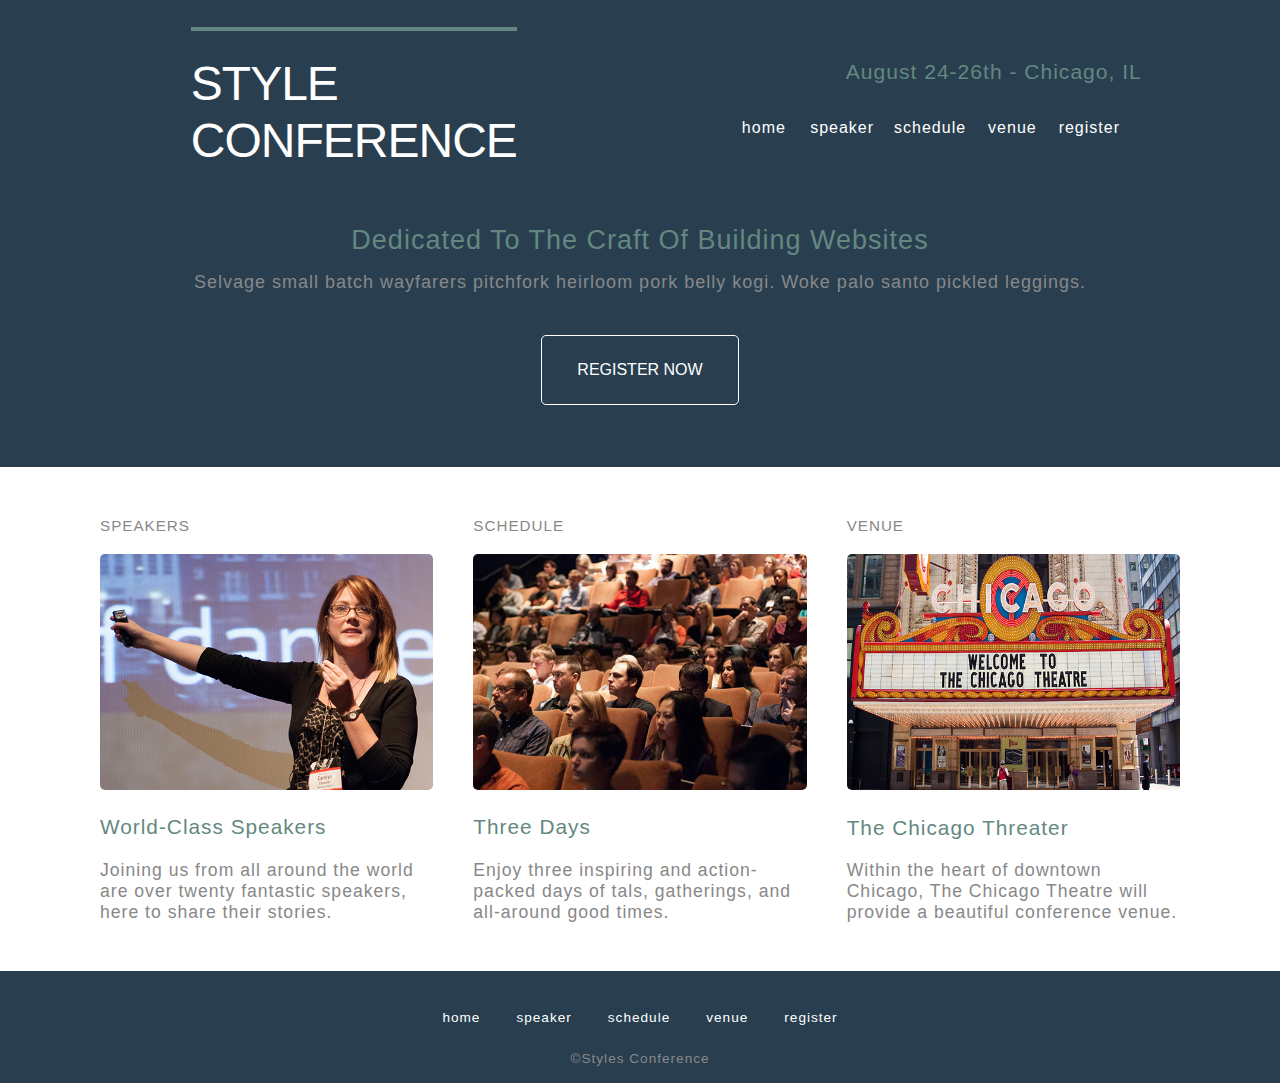
<file: index.html>
<!DOCTYPE html>
<html lang="en">
    <head>
        <meta charset="UTF-8">
        <meta name="viewport" content="width=device-width, initial-scale=1.0">
        <title>Event Page</title>
        <link rel="stylesheet" href="css/styles.css">
    </head>
    <body>

        <header>
            <h1 class="logo">
                <a href="index.html">Style conference</a>
            </h1>
            <h3 class="tagline">August 24-26th - Chicago, IL</h3>
            <nav class="nav-main">
                <ul>
                    <li>
                        <a href="index.html">Home</a>
                    </li>
                    <li>
                        <a href="speakers.html">Speaker</a>
                    </li>
                    <li>
                        <a href="schedule.html">Schedule</a>
                    </li>
                    <li>
                        <a href="venue.html">Venue</a>
                    </li>
                    <li>
                        <a href="register.html">Register</a>
                    </li>
                </ul>
            </nav>
        </header>

        <section class="hero">
            <h2>Dedicated to the Craft of Building Websites</h2>
            <p>
                Selvage small batch wayfarers pitchfork heirloom pork 
                belly kogi. Woke palo santo pickled leggings. 
            </p>
            <button class="btn-hero" href="register.html">Register Now</button>
        </section>

        <section class="main-content">
            <div class="grid">
                <div class="section1">
                    <h5>Speakers</h5>
                    <a class="link" href="#">
                        <img src="img/speakers.jpg" class="main-img" alt="">
                        <h3>World-class speakers</h3>
                    </a>
                    <p>
                        Joining us from all around the world are over 
                        twenty fantastic speakers, here to share their stories.
                    </p>
                </div>
                <div class="section2">
                    <h5>Schedule</h5>
                    <a class="link" href="#">
                        <img src="img/schedule.jpg" class="main-img" alt="">
                        <h3>Three days</h3>
                    </a>
                    <p>Enjoy three inspiring and action-packed 
                        days of tals, gatherings, and all-around good times.
                    </p>
                </div>
                <div class="section3">
                    <h5>Venue</h5>
                    <a class="link" href="#">
                        <img src="img/venue.jpg" class="main-img" alt="">
                        <h3>The chicago threater</h3>
                    </a>
                    <p>Within the heart of downtown Chicago, The Chicago 
                        Theatre will provide a beautiful conference venue.
                    </p>
                </div>
            </div>
        </section>

        <footer>
            <nav class="nav-footer">
                <ul>
                    <li>
                        <a href="#">Home</a>
                    </li>
                    <li>
                        <a href="#">Speaker</a>
                    </li>
                    <li>
                        <a href="#">Schedule</a>
                    </li>
                    <li>
                        <a href="#">Venue</a>
                    </li>
                    <li>
                        <a href="#">Register</a>
                    </li>
                </ul>
                <small>&copyStyles Conference</small>
            </nav>
        </footer>
        
    </body>
</html>
</file>
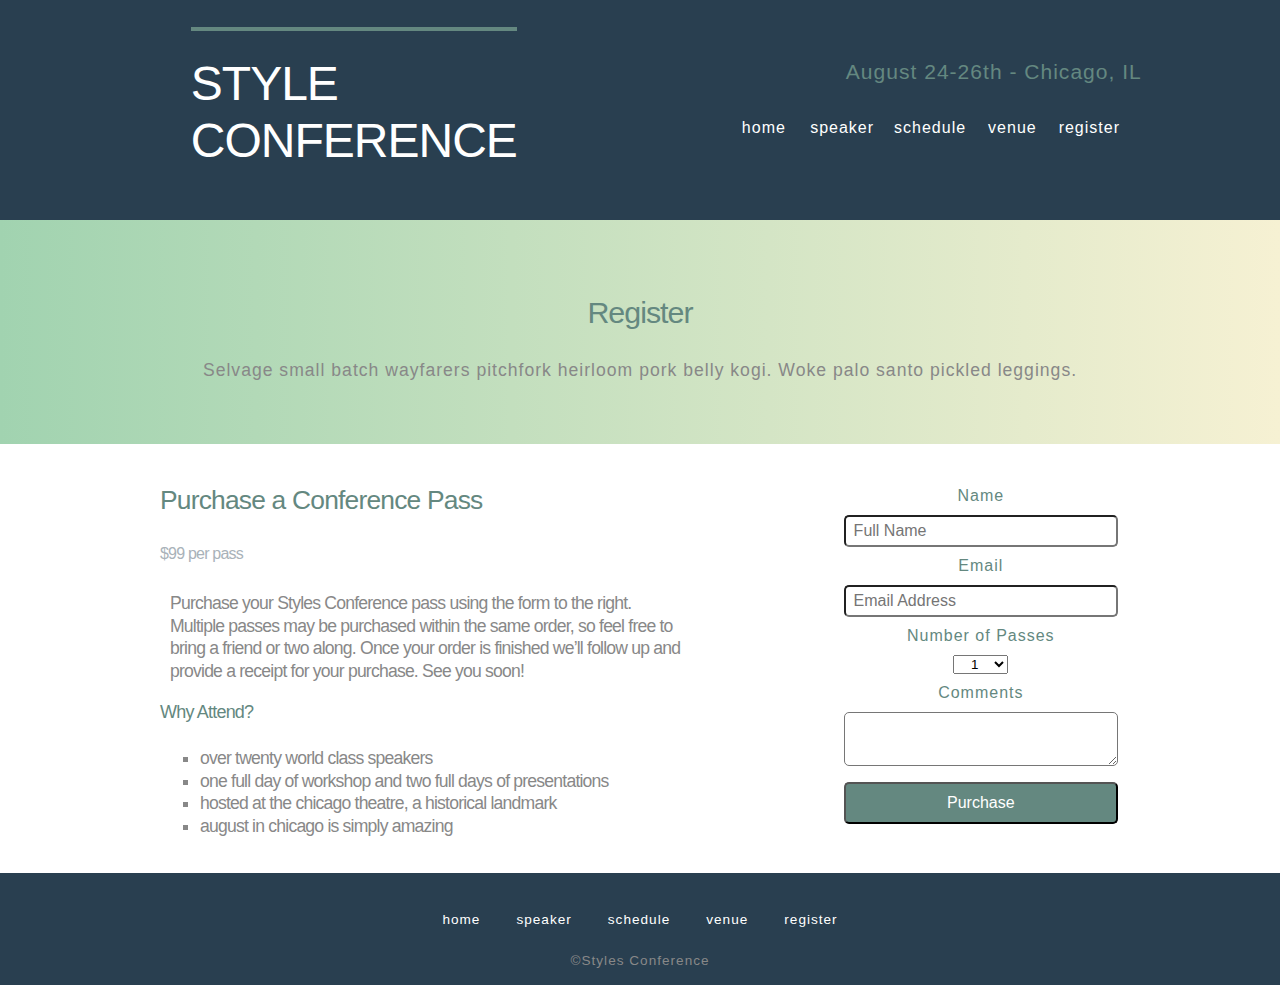
<file: register.html>
<!DOCTYPE html>
<html lang="en">
    <head>
        <meta charset="UTF-8">
        <meta name="viewport" content="width=device-width, initial-scale=1.0">
        <title>Event Page</title>
        <link rel="stylesheet" href="css/styles.css">
    </head>
    <body>

        <header>
            <h1 class="logo">
                <a href="index.html">Style conference</a>
            </h1>
            <h3 class="tagline">August 24-26th - Chicago, IL</h3>
            <nav class="nav-main">
                <ul>
                    <li>
                        <a href="index.html">Home</a>
                    </li>
                    <li>
                        <a href="speakers.html">Speaker</a>
                    </li>
                    <li>
                        <a href="schedule.html">Schedule</a>
                    </li>
                    <li>
                        <a href="venue.html">Venue</a>
                    </li>
                    <li>
                        <a href="register.html">Register</a>
                    </li>
                </ul>
            </nav>
        </header>

        <section class="hero-register">
            <h1>Register</h1>
            <p>
                Selvage small batch wayfarers pitchfork heirloom pork 
                belly kogi. Woke palo santo pickled leggings. 
            </p>
        </section>

    
    <main class="register">
        <section class="main-register">
            <div class="grid-register">
                <div class="register-info">
                    <h2>Purchase a Conference Pass</h2>
                    <h5>$99 per pass</h5>
                    <p class="reg">
                        Purchase your Styles Conference pass using the form to the right. 
                        Multiple passes may be purchased within the same order, so feel 
                        free to bring a friend or two along. Once your order is finished 
                        we’ll follow up and provide a receipt for your purchase. 
                        See you soon!
                    </p>
                    <h4>Why attend?</h4>
                    <ul class="why-attend">
                        <li>over twenty world class speakers</li>
                        <li>one full day of workshop and two full days of presentations</li>
                        <li>hosted at the chicago theatre, a historical landmark</li>
                        <li>august in chicago is simply amazing</li>
                    </ul>
                </div>
            </div>
        </section>

        <form class="register-form" action="#"> 
            <label for="name">Name</label>
            <input type="text" name="name" placeholder="Full Name">

            <label for="email">Email</label>
            <input type="email" name="email" placeholder="Email address">

            <label for="number of passes">Number of Passes</label>
                <select name="quantity" required>
                    <option value="1" selected>1</option>
                    <option value="2">2</option>
                    <option value="3">3</option>
                    <option value="4">4</option>
                    <option value="5">5</option>
                </select>

            <label for="comments">Comments</label>
                <textarea name="commnets" ></textarea>

            <button class="btn btn-primary" type="submit">Purchase</button>
        </form>
    </main>

    <footer>
        <nav class="nav-footer">
            <ul>
                <li>
                    <a href="#">Home</a>
                </li>
                <li>
                    <a href="#">Speaker</a>
                </li>
                <li>
                    <a href="#">Schedule</a>
                </li>
                <li>
                    <a href="#">Venue</a>
                </li>
                <li>
                    <a href="#">Register</a>
                </li>
            </ul>
            <small>&copyStyles Conference</small>
        </nav>
    </footer>
        
    </body>
</html>
</file>
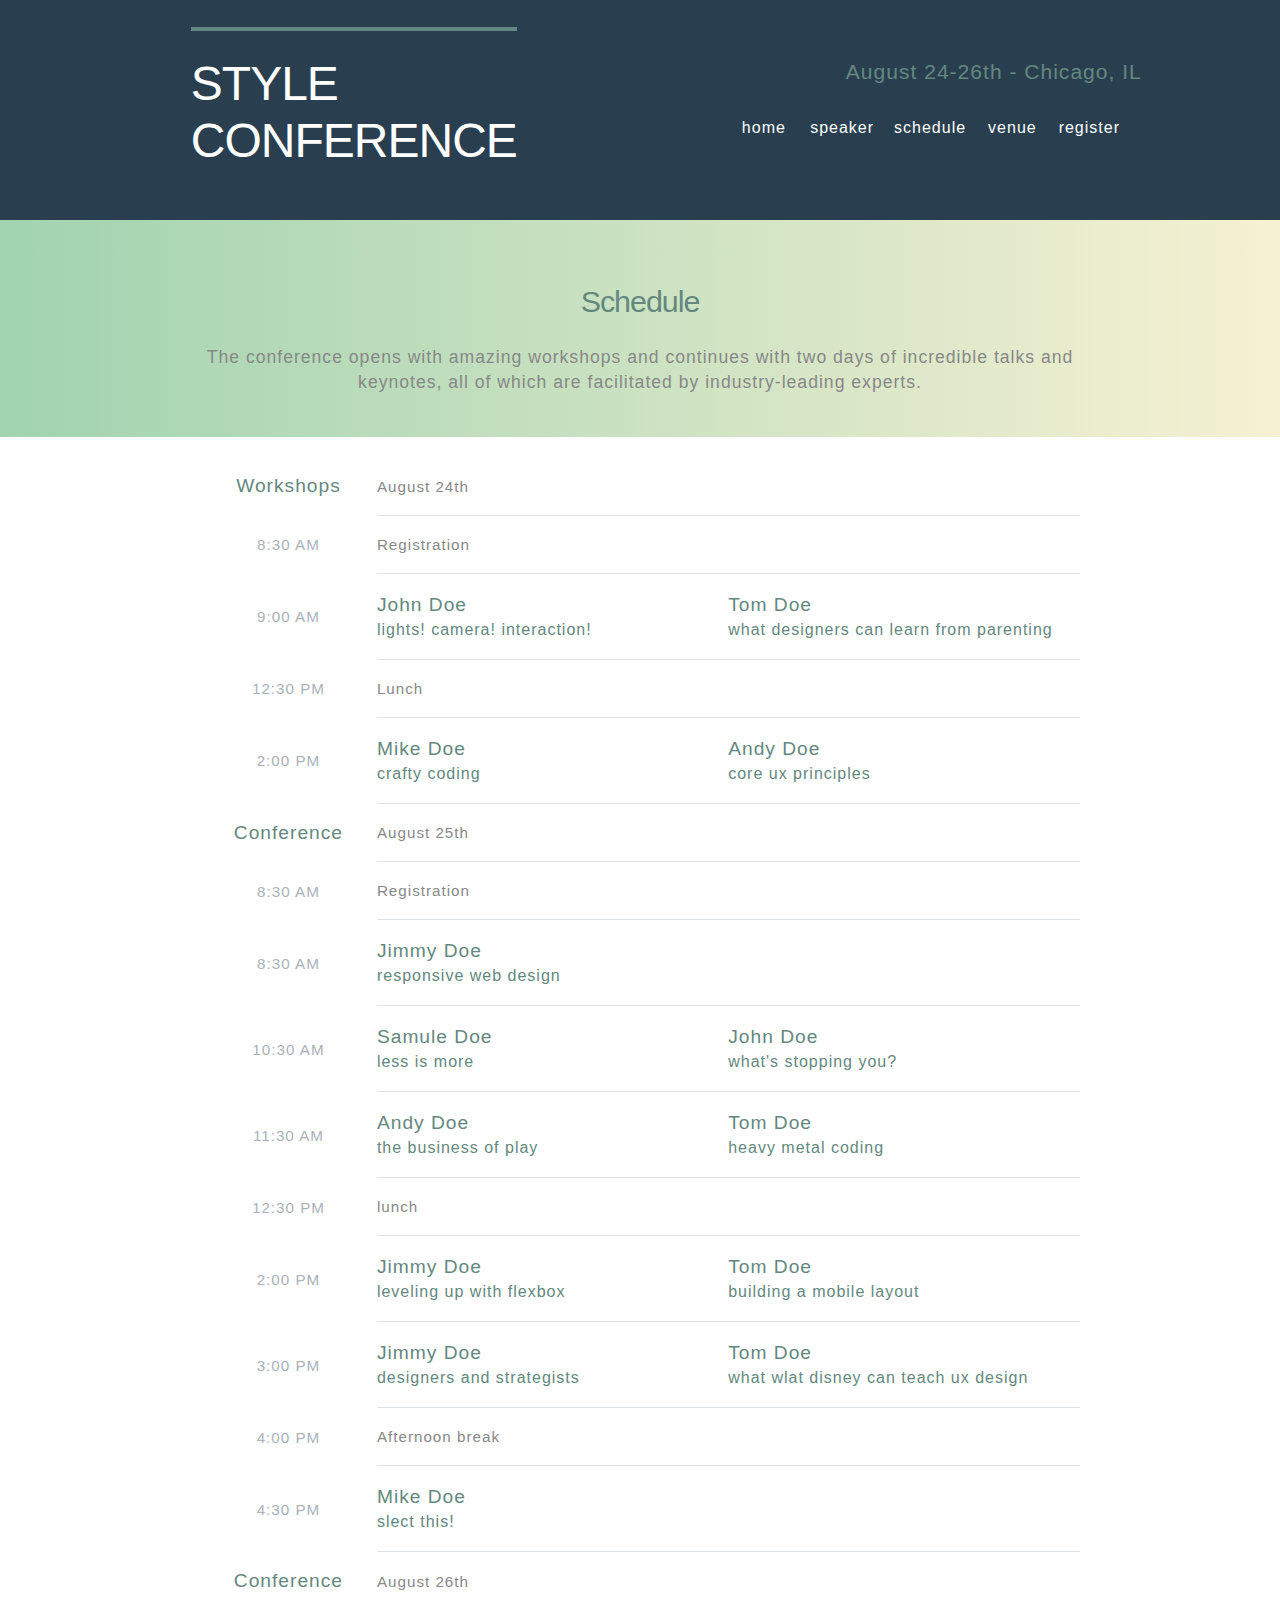
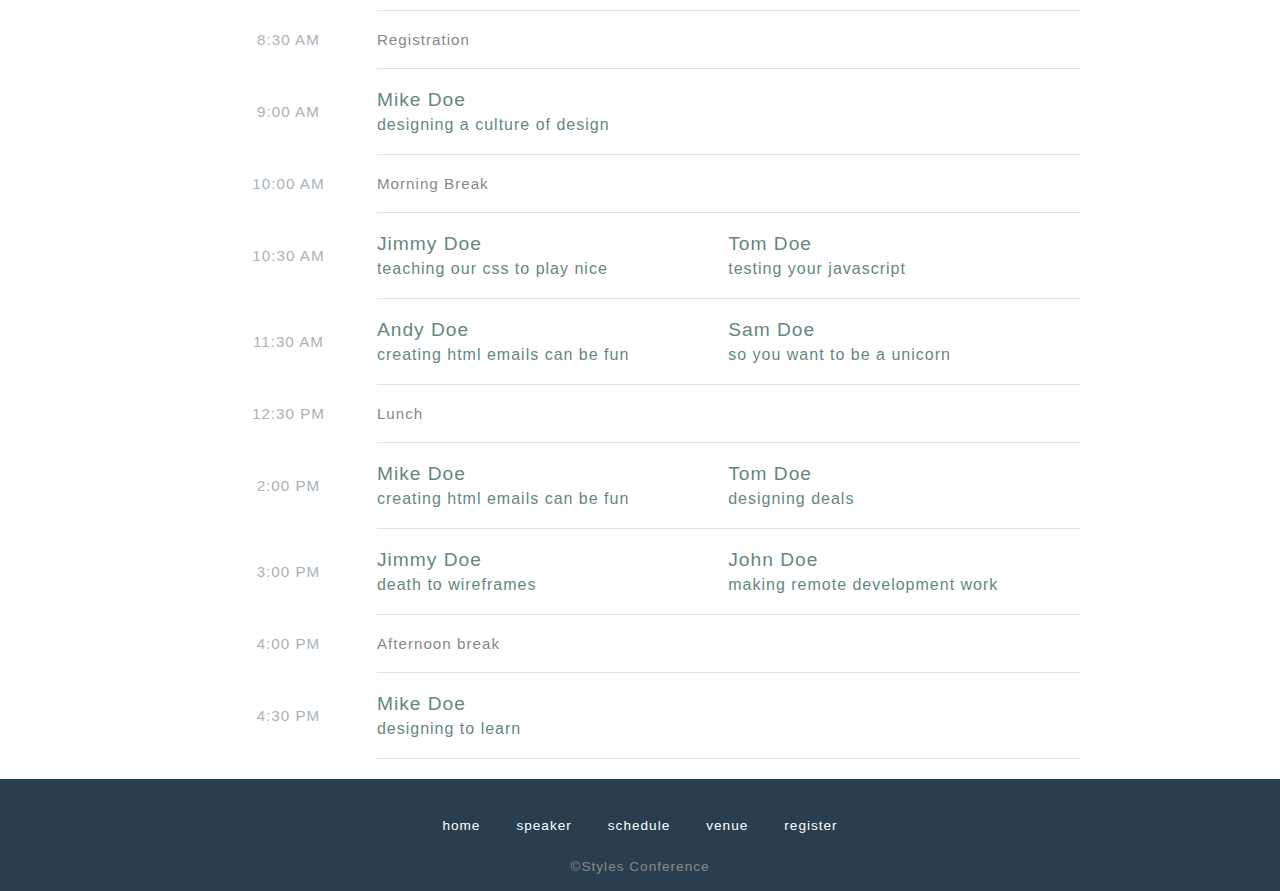
<file: schedule.html>
<!DOCTYPE html>
<html lang="en">
    <head>
        <meta charset="UTF-8">
        <meta name="viewport" content="width=device-width, initial-scale=1.0">
        <title>Event Page</title>
        <link rel="stylesheet" href="css/styles.css">
    </head>
    <body>

        <header class="schedule">
            <h1 class="logo">
                <a href="#">Style conference</a>
            </h1>
            <h3 class="tagline">August 24-26th - Chicago, IL</h3>
            <nav class="nav-main">
                <ul>
                    <li>
                        <a href="index.html">Home</a>
                    </li>
                    <li>
                        <a href="speakers.html">Speaker</a>
                    </li>
                    <li>
                        <a href="schedule.html">Schedule</a>
                    </li>
                    <li>
                        <a href="venue.html">Venue</a>
                    </li>
                    <li>
                        <a href="register.html">Register</a>
                    </li>
                </ul>
            </nav>
        </header>

        <section class="hero-schedule">
            <div class="content">
                <h1>Schedule</h1>
                <p>
                    The conference opens with amazing workshops 
                    and continues with two days of incredible talks 
                    and keynotes, all of which are facilitated by 
                    industry-leading experts.
                </p>
            </div>
        </section>

        <div class="container">
            <table>
                <thead>
                    <tr>
                        <th scope="row">
                            workshops
                        </th>
                        <td class="schedule">
                            August 24th
                        </td>
                    </tr>
                </thead>
                <tbody>
                    <tr>
                        <th scope="row">
                            <time datetime="8:30:00">8:30 AM</time>
                        </th>
                        <td class="schedule">
                            Registration
                        </td>
                    </tr>
                    <tr>
                        <th scope="row">
                            <time datetime="09:00:00">9:00 AM</time>
                        </th>
                        <td>
                            <a href="speakers.html#john-doe">
                                <h4>John Doe</h4>
                                    Lights! Camera! Interaction!
                            </a>
                        </td>
                        <td>
                        <a href="speakers.html#tom-doe">
                                <h4>Tom Doe</h4>
                                    What designers can learn from parenting
                            </a>
                        </td>
                    </tr>
                    <tr>
                        <th scope="row">
                            <time datetime="12:30:00">12:30 PM</time>
                        </th>
                        <td class="schedule">
                            Lunch
                        </td>
                    </tr>
                    <tr>
                        <th scope="row">
                            <time datetime="14:00">2:00 PM</time>
                        </th>
                        <td>
                            <a href="speakers.html#mike-doe">
                                <h4>Mike Doe</h4>
                                Crafty coding
                        </td>
                        <td>
                            <a href="speakers.html#andy-doe">
                                <h4>Andy Doe</h4>
                                Core UX principles 
                            </a>
                        </td>
                    </tr>
                </tbody>
            </table>
            <table>
                <thead>
                    <tr>
                        <th scope="row">
                            Conference
                        </th>
                        <td class="schedule">
                            August 25th
                        </td>
                    </tr>
                </thead>
                <tbody>
                    <th scope="row">
                        <time datetime="08:30:00">8:30 AM</time>
                    </th>
                    <td class="schedule">
                        Registration
                    </td>
                    <tr>
                        <th scope="row">
                            <time datetime="08:30:00">8:30 AM</time>
                        </th>
                        <td class="two">
                            <a href="speakers.html#jimmy-doe">
                                <h4>Jimmy Doe</h4>
                                Responsive web design
                            </a>
                        </td>
                    </tr>
                    <tr>
                        <th scope="row">
                            <time datetime="10:30:00">10:30 AM</time>
                        </th>
                        <td>
                            <a href="speakers.html#samuel-doe">
                                <h4>Samule Doe</h4>
                                Less is more
                            </a>
                        </td>    
                        <td>
                            <a href="speakers.html#john-doe">
                                <h4>John Doe</h4>
                                What's stopping you?
                            </a>
                        </td>                       
                    </tr>
                    <tr>
                        <th scope="row">
                            <time datetime="11:30:00">11:30 AM</time>
                        </th>
                        <td>
                            <a href="speakers.html#andy-doe">
                                <h4>Andy Doe</h4>
                                The business of play
                            </a>
                        </td>                        
                        <td>
                            <a href="speakers.html#tom-doe">
                                <h4>Tom Doe</h4>
                                Heavy metal coding
                            </a>
                        </td>                        
                    </tr>
                    <tr>
                        <th scope="row">
                            <time datetime="12:30:00">12:30 PM</time>
                        </th>
                        <td class="schedule">
                            lunch
                        </td>
                    </tr>
                    <tr>
                        <th scope="row">
                            <time datetime="14:00:00">2:00 PM</time>
                        </th>
                        <td>
                            <a href="speakers.html#jimmy-doe">
                                <h4>Jimmy Doe</h4>
                                Leveling up with flexbox
                            </a>
                        </td>                        
                        <td>
                            <a href="speakers.html#tom-doe">
                                <h4>Tom Doe</h4>
                                Building a mobile layout
                            </a>
                        </td>                        
                    </tr>
                    <tr>
                        <th scope="row">
                            <time datetime="15:00:00">3:00 PM</time>
                        </th>
                        <td>
                            <a href="speakers.html#jimmy-doe">
                                <h4>Jimmy Doe</h4>
                                Designers and strategists
                            </a>
                        </td>                       
                        <td>
                            <a href="speakers.html#tom-doe">
                                <h4>Tom Doe</h4>
                                What wlat disney can teach UX design
                            </a>
                        </td>                      
                    </tr>
                    <tr>
                        <th scope="row">
                            <time datetime="16:00:00">4:00 PM</time>
                        </th>
                        <td class="schedule">
                            Afternoon break
                        </td>
                    </tr>
                    <tr>
                        <th scope="row">
                            <time datetime="16:30:00">4:30 PM</time>
                        </th>
                        <td>
                            <a href="speakers.html#mike-doe">
                                <h4>Mike Doe</h4>
                                Slect this!
                            </a>
                        </td>                   
                    </tr>
                </tbody>
            </table>
            <table>
                <thead>
                    <tr>
                        <th scope="row">
                            Conference
                        </th>
                        <td class="schedule">
                            August 26th
                        </td>
                    </tr>
                </thead>
                <tbody>
                    <tr>
                        <th scope="row">
                            <time datetime="08:30:00">8:30 AM</time>
                        </th>
                        <td class="schedule">
                            Registration
                        </td>
                    </tr>
                    <tr>
                        <th scope="row">
                            <time datetime="9:00:00">9:00 AM</time>
                        </th>
                        <td>
                            <a href="speakers.html#mike-doe">
                                <h4>Mike Doe</h4>
                                Designing a culture of design
                            </a>
                        </td>                   
                    </tr>
                    <tr>
                        <th scope="row">
                            <time datetime="10:00:00">10:00 AM</time>
                        </th>
                        <td class="schedule">
                            Morning Break
                        </td>
                    </tr>
                    <tr>
                        <th scope="row">
                            <time datetime="10:30:00">10:30 AM</time>
                        </th>
                        <td>
                            <a href="speakers.html#jimmy-doe">
                                <h4>Jimmy Doe</h4>
                                Teaching our css to play nice
                            </a>
                        </td>                       
                        <td>
                            <a href="speakers.html#tom-doe">
                                <h4>Tom Doe</h4>
                                Testing your javascript
                            </a>
                        </td>                      
                    </tr>
                    <tr>
                        <th scope="row">
                            <time datetime="11:30:00">11:30 AM</time>
                        </th>
                        <td>
                            <a href="speakers.html#andy-doe">
                                <h4>Andy Doe</h4>
                                Creating HTML emails can be fun
                            </a>
                        </td>                       
                        <td>
                            <a href="speakers.html#samuel-doe">
                                <h4>Sam Doe</h4>
                                So you want to be a unicorn
                            </a>
                        </td>                      
                    </tr>
                    <tr>
                        <th scope="row">
                            <time datetime="12:30:00">12:30 PM</time>
                        </th>
                        <td class="schedule">
                            Lunch
                        </td>
                    </tr>
                    <tr>
                        <th scope="row">
                            <time datetime="14:00:00">2:00 PM</time>
                        </th>
                        <td>
                            <a href="speakers.html#mike-doe">
                                <h4>Mike Doe</h4>
                                Creating HTML emails can be fun
                            </a>
                        </td>                       
                        <td>
                            <a href="speakers.html#tom-doe">
                                <h4>tom Doe</h4>
                                Designing deals
                            </a>
                        </td>                 
                    </tr>
                    <tr>
                        <th scope="row">
                            <time datetime="15:00:00">3:00 PM</time>
                        </th>
                        <td>
                            <a href="speakers.html#jimmy-doe">
                                <h4>Jimmy Doe</h4>
                                Death to wireframes
                            </a>
                        </td>                       
                        <td>
                            <a href="speakers.html#john-doe">
                                <h4>John Doe</h4>
                                Making remote development work
                            </a>
                        </td>                 
                    </tr>
                    <tr>
                        <th scope="row">
                            <time datetime="16:00:00">4:00 PM</time>
                        </th>
                        <td class="schedule">
                            Afternoon break
                        </td>
                    </tr>
                    <tr>
                        <th scope="row">
                            <time datetime="16:30:00">4:30 PM</time>
                        </th>
                        <td>
                            <a href="speakers.html#mike-doe">
                                <h4>Mike Doe</h4>
                                Designing to learn
                            </a>
                        </td>                       
                    </tr>
                </tbody>
            </table>
        </div>

        <footer>
            <nav class="nav-footer">
                <ul>
                    <li>
                        <a href="#">Home</a>
                    </li>
                    <li>
                        <a href="#">Speaker</a>
                    </li>
                    <li>
                        <a href="#">Schedule</a>
                    </li>
                    <li>
                        <a href="#">Venue</a>
                    </li>
                    <li>
                        <a href="#">Register</a>
                    </li>
                </ul>
                <small>&copyStyles Conference</small>
            </nav>
        </footer>

    </body>
</html>
</file>
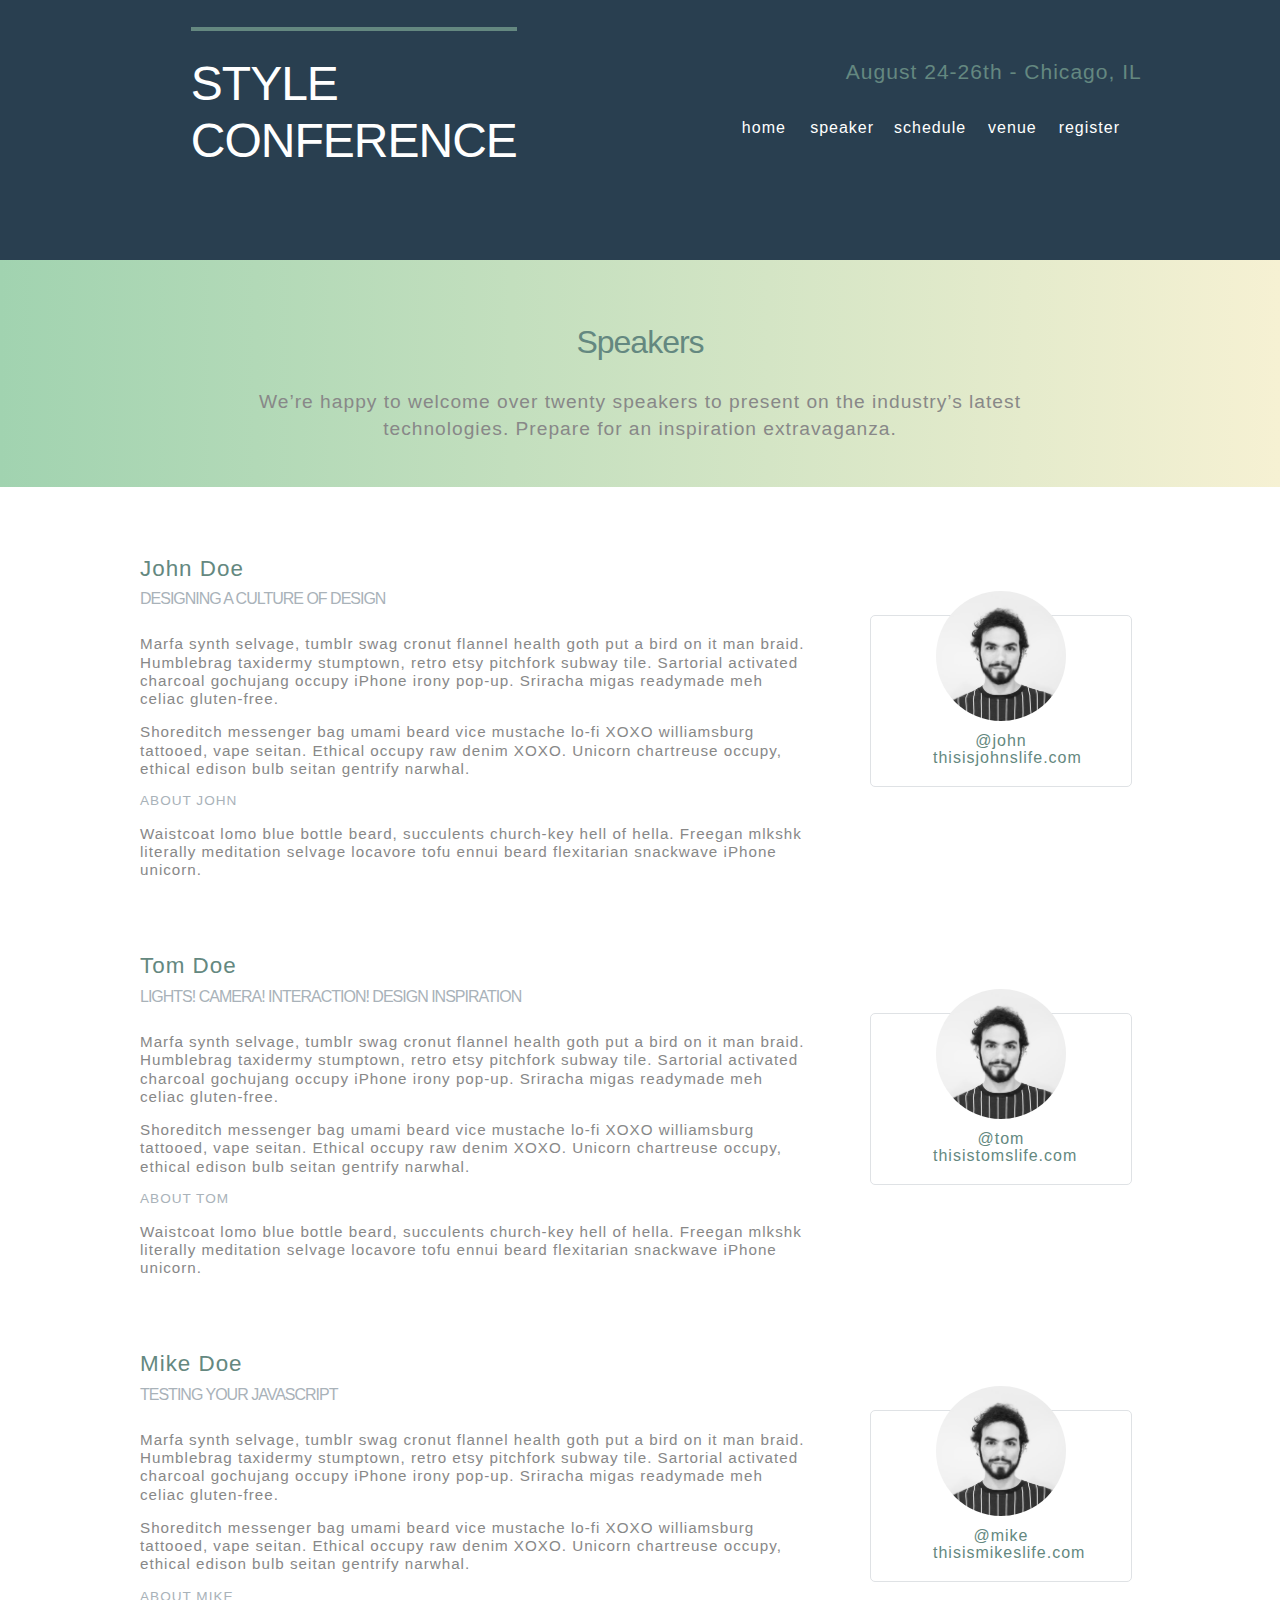
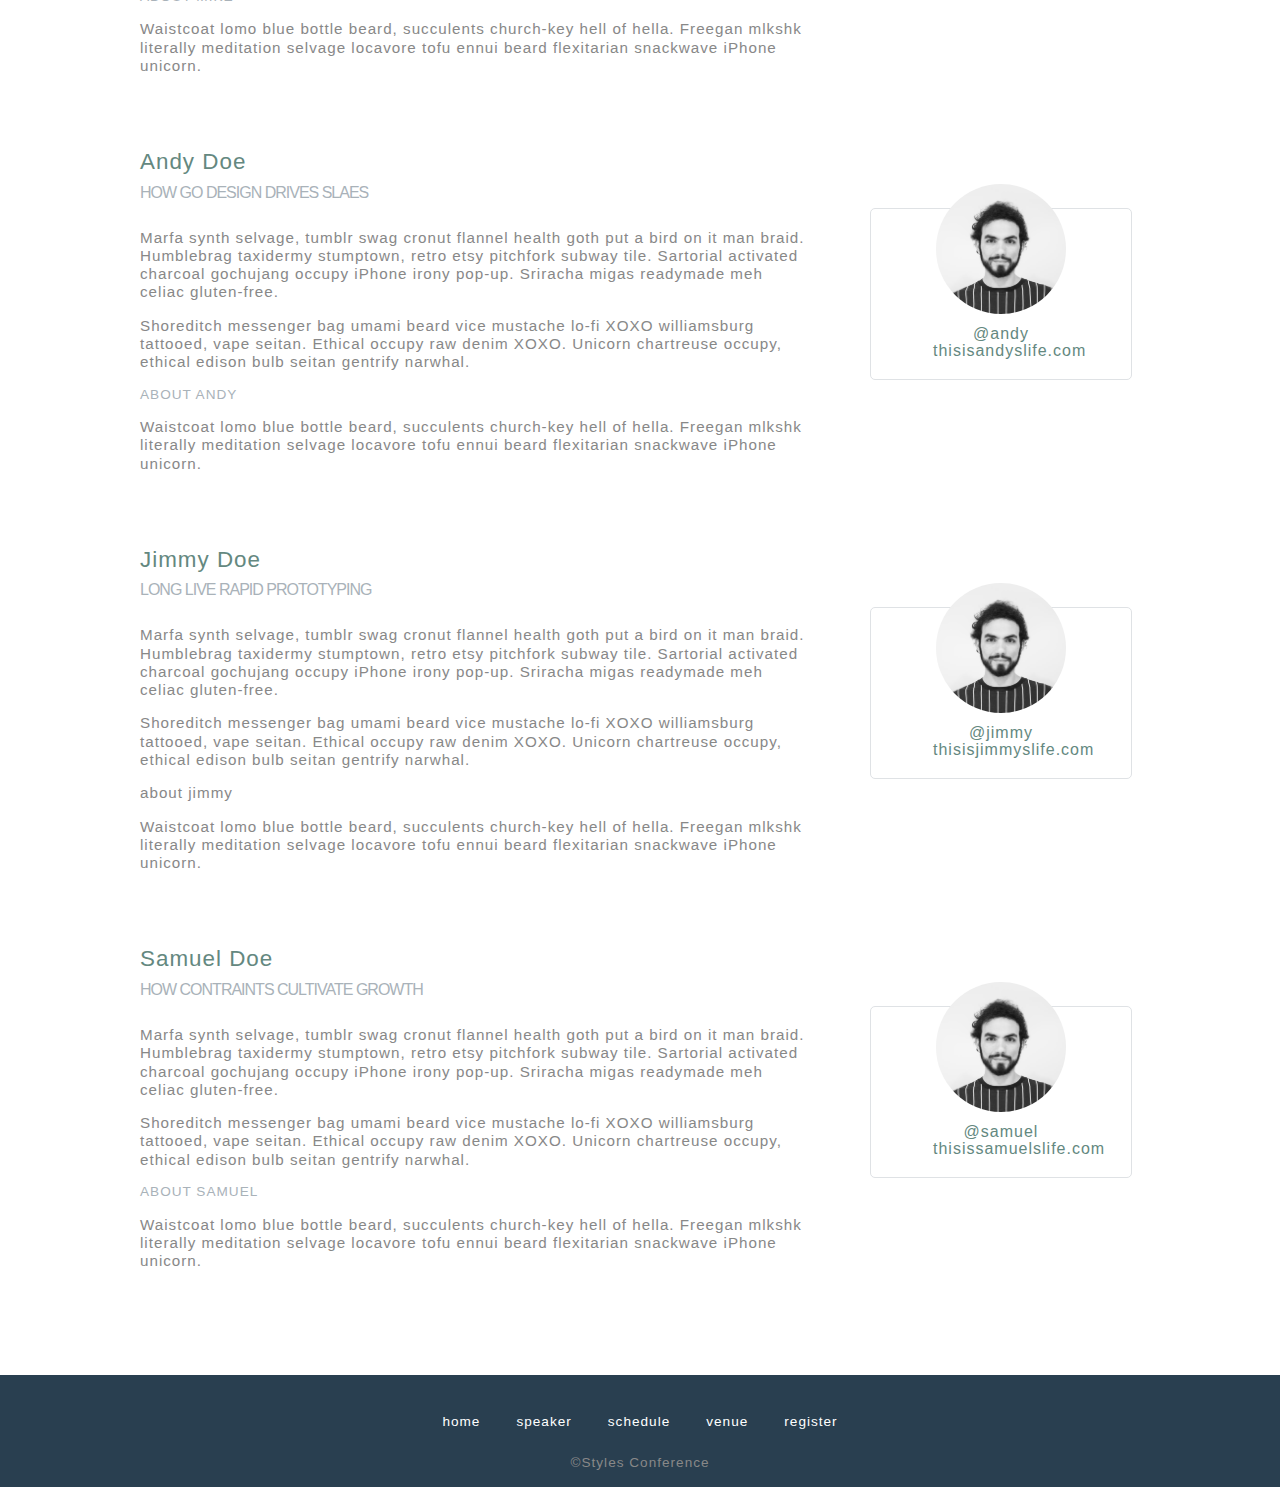
<file: speakers.html>
<!DOCTYPE html>
<html lang="en">
    <head>
        <meta charset="UTF-8">
        <meta name="viewport" content="width=device-width, initial-scale=1.0">
        <title>Event Page</title>
        <link rel="stylesheet" href="css/styles.css">
    </head>

    <body>
        <header class="speakers">
            <h1 class="logo">
                <a href="index.html">Style conference</a>
            </h1>
            <h3 class="tagline">August 24-26th - Chicago, IL</h3>
            <nav class="nav-main">
                <ul>
                    <li>
                        <a href="index.html">Home</a>
                    </li>
                    <li>
                        <a href="speakers.html">Speaker</a>
                    </li>
                    <li>
                        <a href="schedule.html">Schedule</a>
                    </li>
                    <li>
                        <a href="venue.html">Venue</a>
                    </li>
                    <li>
                        <a href="register.html">Register</a>
                    </li>
                </ul>
            </nav>
        </header>

        <section class="hero-speakers">
            <div class="content">
                <h1>Speakers</h1>
                <p>
                    We’re happy to welcome over twenty 
                    speakers to present on the industry’s 
                    latest technologies. Prepare for an inspiration extravaganza.
                </p>
            </div>
        </section>

        <section class="speakers-section">
            <div class="grid-speakers">
                <section class="speaker" id="john-doe">
                    <h2>John Doe</h2>
                    <h5>designing a culture of design </h5>
                    <p>
                        Marfa synth selvage, tumblr swag cronut 
                        flannel health goth put a bird on it man braid. 
                        Humblebrag taxidermy stumptown, retro etsy pitchfork 
                        subway tile. Sartorial activated charcoal gochujang 
                        occupy iPhone irony pop-up. Sriracha migas readymade 
                        meh celiac gluten-free.
                    </p>
                    <p>
                        Shoreditch messenger bag umami beard vice mustache 
                        lo-fi XOXO williamsburg tattooed, vape seitan. Ethical 
                        occupy raw denim XOXO. Unicorn chartreuse occupy, ethical 
                        edison bulb seitan gentrify narwhal.
                    </p>

                    <div class="about">About John</div>
                    <p>
                        Waistcoat lomo blue bottle beard, succulents church-key hell 
                        of hella. Freegan mlkshk literally meditation selvage 
                        locavore tofu ennui beard flexitarian snackwave iPhone unicorn.
                    </p>

                </section>

                    <aside>
                        <div class="speaker-info">
                            <img src="img/speaker1.jpeg" alt="">
                            <ul>
                                <li>
                                    <a href="#">@john</a>
                                </li>
                                <li>
                                    <a class="this" href="#">thisisjohnslife.com</a>
                                </li>
                            </ul>
                        </div>
                    </aside>
               

                <section class="speaker" id="tom-doe">
                    <h2>Tom Doe</h2>
                    <h5>Lights! Camera! Interaction! Design Inspiration</h5>
                    <p>
                        Marfa synth selvage, tumblr swag cronut 
                        flannel health goth put a bird on it man braid. 
                        Humblebrag taxidermy stumptown, retro etsy pitchfork 
                        subway tile. Sartorial activated charcoal gochujang 
                        occupy iPhone irony pop-up. Sriracha migas readymade 
                        meh celiac gluten-free.
                    </p>
                    <p>
                        Shoreditch messenger bag umami beard vice mustache 
                        lo-fi XOXO williamsburg tattooed, vape seitan. Ethical 
                        occupy raw denim XOXO. Unicorn chartreuse occupy, ethical 
                        edison bulb seitan gentrify narwhal.
                    </p>

                    <div class="about">About tom</div>
                    <p>
                        Waistcoat lomo blue bottle beard, succulents church-key hell 
                        of hella. Freegan mlkshk literally meditation selvage 
                        locavore tofu ennui beard flexitarian snackwave iPhone unicorn.
                    </p>
                </section>

                <aside>
                    <div class="speaker-info">
                        <img src="img/speaker1.jpeg" alt="">
                        <ul>
                            <li>
                                <a href="#">@tom</a>
                            </li>
                            <li>
                                <a class="this" href="#">thisistomslife.com</a>
                            </li>
                        </ul>
                    </div>
                </aside>
            
                <section class="speaker" id="mike-doe">
                    <h2>Mike Doe</h2>
                    <h5>testing your javascript</h5>
                    <p>
                        Marfa synth selvage, tumblr swag cronut 
                        flannel health goth put a bird on it man braid. 
                        Humblebrag taxidermy stumptown, retro etsy pitchfork 
                        subway tile. Sartorial activated charcoal gochujang 
                        occupy iPhone irony pop-up. Sriracha migas readymade 
                        meh celiac gluten-free.
                    </p>
                    <p>
                        Shoreditch messenger bag umami beard vice mustache 
                        lo-fi XOXO williamsburg tattooed, vape seitan. Ethical 
                        occupy raw denim XOXO. Unicorn chartreuse occupy, ethical 
                        edison bulb seitan gentrify narwhal.
                    </p>

                    <div class="about">About mike</div>
                    <p>
                        Waistcoat lomo blue bottle beard, succulents church-key hell 
                        of hella. Freegan mlkshk literally meditation selvage 
                        locavore tofu ennui beard flexitarian snackwave iPhone unicorn.
                    </p>
                </section>

                <aside>
                    <div class="speaker-info">
                        <img src="img/speaker1.jpeg" alt="">
                        <ul>
                            <li>
                                <a href="#">@mike</a>
                            </li>
                            <li>
                                <a class="this" href="#">thisismikeslife.com</a>
                            </li>
                        </ul>
                    </div>
                </aside>

                <section class="speaker" id="andy-doe">
                    <h2>Andy doe</h2>
                    <h5>How go design drives slaes</h5>
                    <p>
                        Marfa synth selvage, tumblr swag cronut 
                        flannel health goth put a bird on it man braid. 
                        Humblebrag taxidermy stumptown, retro etsy pitchfork 
                        subway tile. Sartorial activated charcoal gochujang 
                        occupy iPhone irony pop-up. Sriracha migas readymade 
                        meh celiac gluten-free.
                    </p>
                    <p>
                        Shoreditch messenger bag umami beard vice mustache 
                        lo-fi XOXO williamsburg tattooed, vape seitan. Ethical 
                        occupy raw denim XOXO. Unicorn chartreuse occupy, ethical 
                        edison bulb seitan gentrify narwhal.
                    </p>

                    <div class="about">about andy</div>
                    <p>
                        Waistcoat lomo blue bottle beard, succulents church-key hell 
                        of hella. Freegan mlkshk literally meditation selvage 
                        locavore tofu ennui beard flexitarian snackwave iPhone unicorn.
                    </p>
                </section>

                <aside>
                    <div class="speaker-info">
                        <img src="img/speaker1.jpeg" alt="">
                        <ul>
                            <li>
                                <a href="#">@andy</a>
                            </li>
                            <li>
                                <a class="this" href="#">thisisandyslife.com</a>
                            </li>
                        </ul>
                    </div>
                </aside>
            
                <section class="speaker" id="jimmy-doe">
                    <h2>Jimmy doe</h2>
                    <h5>long live rapid prototyping</h5>
                    <p>
                        Marfa synth selvage, tumblr swag cronut 
                        flannel health goth put a bird on it man braid. 
                        Humblebrag taxidermy stumptown, retro etsy pitchfork 
                        subway tile. Sartorial activated charcoal gochujang 
                        occupy iPhone irony pop-up. Sriracha migas readymade 
                        meh celiac gluten-free.
                    </p>
                    <p>
                        Shoreditch messenger bag umami beard vice mustache 
                        lo-fi XOXO williamsburg tattooed, vape seitan. Ethical 
                        occupy raw denim XOXO. Unicorn chartreuse occupy, ethical 
                        edison bulb seitan gentrify narwhal.
                    </p>

                    <div class"about>about jimmy</div>
                    <p>
                        Waistcoat lomo blue bottle beard, succulents church-key hell 
                        of hella. Freegan mlkshk literally meditation selvage 
                        locavore tofu ennui beard flexitarian snackwave iPhone unicorn.
                    </p>
                </section>

                <aside>
                    <div class="speaker-info">
                        <img src="img/speaker1.jpeg" alt="">
                        <ul>
                            <li>
                                <a href="#">@jimmy</a>
                            </li>
                            <li>
                                <a class="this" href="#">thisisjimmyslife.com</a>
                            </li>
                        </ul>
                    </div>
                </aside>

                <section class="speaker" id="samuel-doe">
                    <h2>Samuel doe</h2>
                    <h5>how contraints cultivate growth</h5>
                    <p>
                        Marfa synth selvage, tumblr swag cronut 
                        flannel health goth put a bird on it man braid. 
                        Humblebrag taxidermy stumptown, retro etsy pitchfork 
                        subway tile. Sartorial activated charcoal gochujang 
                        occupy iPhone irony pop-up. Sriracha migas readymade 
                        meh celiac gluten-free.
                    </p>
                    <p>
                        Shoreditch messenger bag umami beard vice mustache 
                        lo-fi XOXO williamsburg tattooed, vape seitan. Ethical 
                        occupy raw denim XOXO. Unicorn chartreuse occupy, ethical 
                        edison bulb seitan gentrify narwhal.
                    </p>
                    <div class="about">about samuel</div>
                    <p>
                        Waistcoat lomo blue bottle beard, succulents church-key hell 
                        of hella. Freegan mlkshk literally meditation selvage 
                        locavore tofu ennui beard flexitarian snackwave iPhone unicorn.
                    </p>
                </section>

                <aside>
                    <div class="speaker-info">
                        <img src="img/speaker1.jpeg" alt="">
                        <ul>
                            <li>
                                <a href="#">@samuel</a>
                            </li>
                            <li>
                                <a class="this" href="#">thisissamuelslife.com</a>
                            </li>
                        </ul>
                    </div>
                </aside>
        
            </div>
        </section>
        
        <footer>
            <nav class="nav-footer">
                <ul>
                    <li>
                        <a href="#">Home</a>
                    </li>
                    <li>
                        <a href="#">Speaker</a>
                    </li>
                    <li>
                        <a href="#">Schedule</a>
                    </li>
                    <li>
                        <a href="#">Venue</a>
                    </li>
                    <li>
                        <a href="#">Register</a>
                    </li>
                </ul>
                <small>&copyStyles Conference</small>
            </nav>
        </footer>
        

    </body>

</html>
</file>
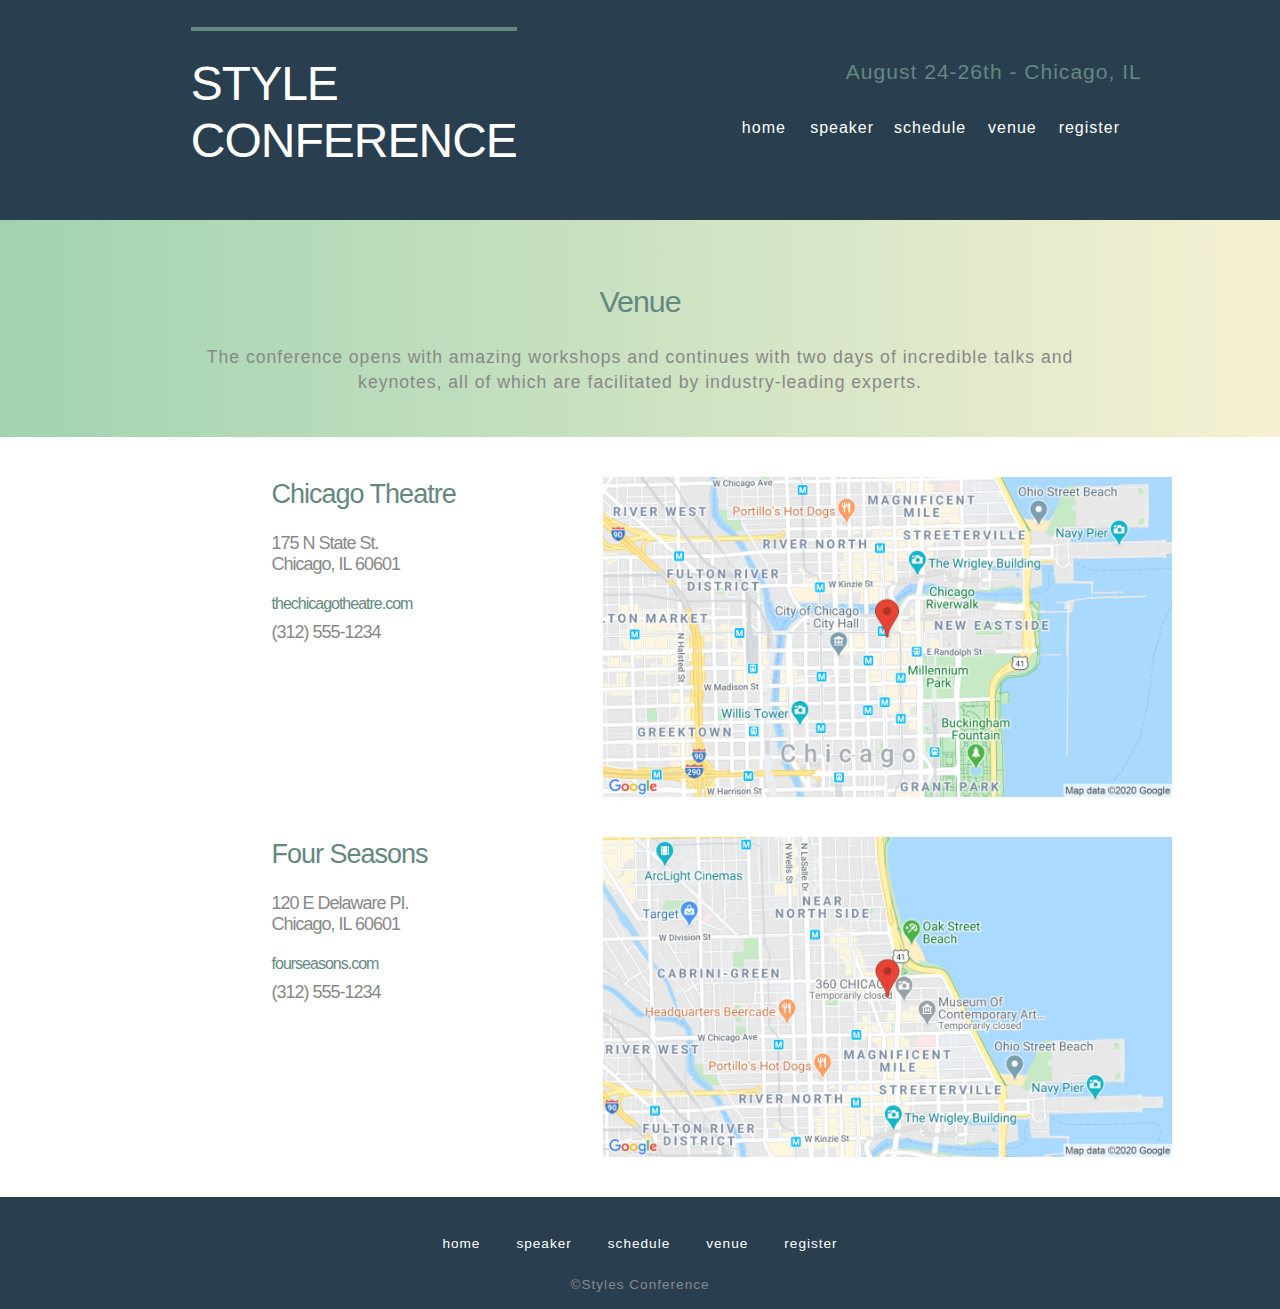
<file: venue.html>
<!DOCTYPE html>
<html lang="en">
    <head>
        <meta charset="UTF-8">
        <meta name="viewport" content="width=device-width, initial-scale=1.0">
        <title>Event Page</title>
        <link rel="stylesheet" href="css/styles.css">
    </head>
    <body>

        <header class="venue">
            <h1 class="logo">
                <a href="index.html">Style conference</a>
            </h1>
            <h3 class="tagline">August 24-26th - Chicago, IL</h3>
            <nav class="nav-main">
                <ul>
                    <li>
                        <a href="index.html">Home</a>
                    </li>
                    <li>
                        <a href="speakers.html">Speaker</a>
                    </li>
                    <li>
                        <a href="schedule.html">Schedule</a>
                    </li>
                    <li>
                        <a href="venue.html">Venue</a>
                    </li>
                    <li>
                        <a href="register.html">Register</a>
                    </li>
                </ul>
            </nav>
        </header>

        <section class="hero-venue">
            <div class="content">
                <h1>Venue</h1>
                <p>
                    The conference opens with amazing workshops 
                    and continues with two days of incredible talks 
                    and keynotes, all of which are facilitated by 
                    industry-leading experts.
                </p>
            </div>
        </section>

        <section class="venue-main">
            <div class="venue-grid">
                <section class="venue-theatre">
                    <div class="col-1">
                        <h2>Chicago Theatre</h2>
                        <p>
                            175 N State St.
                            <br>
                            Chicago, IL 60601
                        </p>
                        <p>
                           <a href="http://www.thechicagotheatre.com/">thechicagotheatre.com</a>
                           
                           <p class="number">
                           (312) 555-1234
                           </p>
                        </p>
                    </div>                    
                </section>

                <img src="img/chicago-theatre-map.png" class="map" alt="">

                <section class="venue-hotel">
                    <div class="col-2">
                        <h2>Four Seasons</h2>
                        <p>
                            120 E Delaware PI.
                            <br>
                            Chicago, IL 60601
                        </p>
                        <p>
                            <a href="http://www.fourseasons.com/">fourseasons.com</a>

                            <p class="number">
                            (312) 555-1234
                            </p>
                        </p>
                    </div>                        
                </section>  

                <img class="map-four" src="img/four-seasons-map.png" class="map" alt="">

            </div>
        </section>

        <footer>
            <nav class="nav-footer">
                <ul>
                    <li>
                        <a href="#">Home</a>
                    </li>
                    <li>
                        <a href="#">Speaker</a>
                    </li>
                    <li>
                        <a href="#">Schedule</a>
                    </li>
                    <li>
                        <a href="#">Venue</a>
                    </li>
                    <li>
                        <a href="#">Register</a>
                    </li>
                </ul>
                <small>&copyStyles Conference</small>
            </nav>
        </footer>
        
    </body>
</html>
</file>
<file: css/styles.css>
* {
    box-sizing: border-box;
}

body {
    margin: 0;
    font-size: 1.125rem;
    letter-spacing: 1px;
    font-family: 'Raleway', sans-serif;
    background: #293f50;
    color: #888;
    overflow-x: hidden;
}

.logo {
    border-top: 4px solid #648880;
    font-weight: 100;
    text-align: center; 
    letter-spacing: -1px; 
}

.logo a {
    font-size: 3rem;
    color: #fff;
    text-decoration: none;
    text-transform: uppercase;
}

.logo a:hover,
.logo a:focus {
    color: #648880;
}

.tagline {
    font-weight: 100;
    text-align: center;
    color: #648880;
}

.nav-main {
    text-align: center;
}

.nav-main li {
    display: inline;
    color: #fff;
    list-style: none;;
    font-size: 1rem;
}

.nav-main a {
    color: #fff;
    text-decoration: none;
    line-height: 1.3;
}

.nav-main a:hover,
.nav-main a:focus {
    color: #648880;
}

@media (max-width: 380px) {
    .logo {
        margin: 20px;
    }

    .logo a:hover {
        color: #648880;
    }

    .nav-main ul {
       padding: 0;
       
    }

    .nav-main li {
        padding: 0 4px;
    }
}

@media (min-width: 380px) {
    .nav-main ul {
        padding: 0;
        display: grid;
        grid-template-columns: repeat(5, 1fr);
    }
}

@media (min-width: 700px) {
    header {
        display: grid;
        grid-template-columns: repeat(6, 1fr);
        grid-template-rows: 100px 100px 100px;  
    }

    .nav-main {
        grid-column: 4 / 5; 
        padding-left: 0;     
    }
        
    .tagline {
       margin-top: 60px;
        grid-column: 4 / 6;
    }

    .nav-main li {
        padding: 0 10px;
    }

    .logo {
        grid-column: 2 / 3;
        grid-row: 1 / 3;
        text-align: left;
        padding-top: 24px;
        line-height: 1.2;
        font-size: 2.5rem;
    }
}

@media (min-width: 940px) {
    header {
        display: grid;
        grid-template-columns: repeat(6, 1fr);
        grid-template-rows: 100px 100px 100px;  
    }

    .nav-main {
        grid-column: 4 / 7; 
        padding-right: 150px;
        padding-left: 20px;     
    }
        
    .tagline {
       margin-top: 60px;
        grid-column: 4 / 7;
    }

    .nav-main li {
        padding: 0 10px;
    }

    .logo {
        grid-column: 2 / 3;
        grid-row: 1 / 3;
        text-align: left;
        padding-top: 24px;
        line-height: 1.2;
        font-size: 2.5rem;
    }
}

.hero {
    padding-top: 20px;
    margin-bottom: 4em;
    text-align: center;
}

.hero h2,
.hero p {
    line-height: 1.4;
    font-weight: 100;
    letter-spacing: 1px;
}

.hero h2 {
    color: #648880;
    text-transform: capitalize;
    margin: 10px 20px;
}

.hero p {
    margin: 0 20px 50px;
}

.btn-hero {
    font-size: 1rem;
    text-transform: uppercase;
    color: #fff;
    background: #293f50;
    border: 1px solid #fff;
    border-radius: 5px;
    margin: -10px 0;
    padding: 20px 30px;
    text-decoration: none;
    cursor: pointer;
}

button.btn-hero:hover,
button.btn-hero:focus {
    color: #648880;
    background: #fff;
    transition:  all .5s;
}

@media (min-width: 700px) {
    .hero {
        max-width: 100vw;
        margin-top: -6em;
    }

    .btn-hero {
        padding: 25px 35px;
    }
}

.grid {
    background: #fff;
    margin-top: 70px;
    padding: 10px;
}

img {
    width: 100%;
    object-fit: cover;
    background-repeat: no-repeat;
    background-attachment: fixed;
    background-position: center;
    border-radius: 5px;
}

.section1,
.section2,
.section3 {
    margin-left: 0;
    margin-right: 0;
    padding: 0 20px;
    text-align: center;
}

.section1 p,
.section2 p,
.section3 p {
    font-size: 1.1rem;
    font-weight: 100;
}

.section1 h5,
.section2 h5,
.section3 h5 {
    font-size: .95rem;
    font-weight: 400;
    text-transform: uppercase;
    margin: 0;
    padding: 20px 0;
}

.section1 h3,
.section2 h3,
.section3 h3 {
    font-size: 1.3rem;
    font-weight: 100;
    color: #648880;
    text-transform: capitalize;
}

.section1 a,
.section2 a,
.section3 a {
    text-decoration: none;
}

.link h3:hover {
    color: rgb(167, 164, 164);
}

@media (min-width: 580px) {
    .grid {
        display: grid;
        grid-template-columns: repeat(3, 1fr);
    }

    .section1,
    .section2,
    .section3 {
        text-align: left;   
    }
}

@media (min-width: 730px) {
    .grid {
        padding: 30px 80px;
    }
}

footer {
    text-align: center;    
}

.nav-footer ul {
    margin: 0;
    padding: 10px 20px;
}

.nav-footer li {
    margin: 0 10px;
    display: inline;
    list-style: none;
}

.nav-footer a {
    font-size: .85rem;
    color: #fff;
    text-decoration: none;
}

.nav-footer a:hover {
    color: #648880;
}

@media (min-width: 580px) {
    footer {
        display: grid;
        grid-template-columns: repeat( auto-fit, 1fr 1fr);
    }

    .nav-footer ul {
       padding: 20px 0;
    }

    .nav-footer li {
        margin: 0 15px;
    }
}

/* speakers */

.speakers {
    margin-bottom: 35px;
}

.hero-speakers {
    text-align: center;
    background: linear-gradient(to right, #a1d3b0, #f6f1d3);    
}

.hero-speakers h1 {
    font-size: 1.9rem;
    font-weight: 100;
    letter-spacing: -1px;
    color: #648880;
    margin: 0;
    padding-top: 40px;
    padding-bottom: 5px;
}

.hero-speakers p {
    font-size: 1.1rem;
    font-weight: 100;
    padding-bottom: 30px;    
}

.content {
    display: grid;
    line-height: 1.4;
    padding: 20px;
}

@media (min-width: 699px) {
    .speakers {
        height: 25vh;
    }

    .content {
     padding-left: 40px;
     padding-right: 40px;
    }

    .hero-speakers h1 {
        font-size: 2rem;
    }

    .hero-speakers p {
        font-size: 1.2rem;
    }
}

@media (min-width: 1084px) {
    .content {
        display: grid;
        margin: auto;
        width: 960px;
    }
}

.grid-speakers {
    padding-bottom: 70px;
}

.speaker {
    text-align: center;
    background: #fff;
    margin-top: -30px;
    padding: 20px;
    font-size: .95rem;
    font-weight: 100; 
    line-height: 1.2; 
}

.speaker h2 {
    padding-top: 30px;
}

.speakers-section {
    background: #fff;
}

aside {
    background: #fff;
    display: grid;
    place-items: center;
  
}

.speaker-info {
    display: block; 
    width: 200px;
    height: 200px;
    margin-bottom: 30px;
}

.speaker-info img {
    border-radius: 50%;
    width:100%;
    max-width: 200px;
    height:100%;
    padding: 10px;
    margin-top: -20px;
}

.speaker h2 {
    font-size: 1.4rem;
    font-weight: 100;
    color: #648880;
    text-transform: capitalize;
    margin-bottom: 0;
}

.speaker h5 {
    font-size: 1rem;
    font-weight: 400;
    color: #a9b2b9;
    text-transform: uppercase;
    margin-top: 7px;
    letter-spacing: -1px;
}

div .about {
    font-size: .85rem;
    font-weight: 400;
    color: #a9b2b9;
    text-transform: uppercase;
}

.speaker-info ul {
    text-align: center;
    list-style: none;
    margin: 10px;
    padding: 0 20px;
}

.speaker-info li {
    padding-bottom: 10px;
}

.speaker-info a {
    color: #648880;
    text-decoration: none;
}

.this {
    margin-left: -13px;
}

@media (min-width: 600px) {
    .grid-speakers {
        display: grid;
        grid-template-columns: 65% 35%;
    }

    .speaker {    
        text-align: left;
        padding-left: 70px;   
    }

    .speaker-info {
        margin: 0 40px 0 -20px;  
        border-radius: 5px;
        box-sizing: content-box;       
        height: 80px;
        width: 160px;
        border: 1px solid #dfe2e5;
        padding: 45px;
    }

    aside {
        background: #fff;
        font-size: 1rem;
        text-align: center;
        margin-top: -30px;
        margin-left: -0px;
    }

    .speaker-info img {
        width: 150px;
        height: 150px;
        margin-top: -80px;
    }

    .speaker-info li {
        font-size: .80rem;
        line-height: 1px;
        margin-top: -5px;
       margin-bottom: 10px;
        
    }
}

@media (min-width: 800px) {
    .speaker-info {
        width: 170px;
    }
}

@media (min-width: 1100px) {
    .speaker-info {
        margin-left: -70px;
    }

    .speaker {
        margin-left: 70px;
    }

    .grid-speakers {
        padding-top: 30px;
    }
}

footer {
    padding: 15px;
}

small {
    font-size: .85rem;
}

/* schedule */

.hero-schedule {
    text-align: center;
    background: linear-gradient(to right, #a1d3b0, #f6f1d3);
}

.hero-schedule h1 {
    font-size: 1.9rem;
    font-weight: 100;
    letter-spacing: -1px;
    color: #648880;
    margin: 0;
    padding-top: 40px;
    padding-bottom: 5px;
}

.hero-schedule p {
    font-size: 1.1rem;
    font-weight: 100;
    padding-bottom: 30px;    
}

.container {
    display: grid;
    grid-template-columns: 1fr;
    background: #fff;
    padding: 20px;
}

table {
    width: 100%;
    border-collapse: collapse;
}

th {
    font-size: 1rem;
    font-weight: 100;
    text-transform: capitalize;
    color: #648880;
    border: 1px solid #fff;
}

time {
    font-size: .85rem;
    font-weight: 400;
    color: #a9b2b9;
}

table {
    border-collapse: collapse;
    border-spacing: 0;    
}

td {
    font-size: .80rem;
    font-weight: 100;
    padding: 10px;
    width: 40%;
}

h4 {
    font-size: 1rem;
    font-weight: 100;
    color: #648880;
    text-transform: capitalize;
}

a {
    font-size: .85rem;
    color: #888;
    text-decoration: none;
    text-transform: capitalize;
}

@media (min-width: 360px) {
    .container {
        padding-left: 30px;
        padding-right: 30px;
    }

    tr {
        border-bottom: 1px solid #dfe2e5;
    }

    td {
        padding: 15px;
    }

    a {
        font-size: .75rem;
    }

    h4 {
        margin: 0;
        padding-bottom: 5px;
    }

    h4,
    th {
        font-size: .95rem;
    }

    time {
        font-size: .80rem;
    }
}

@media (min-width: 680px) {
    .schedule {
        margin-bottom: -80px;
    }

    h4,
    th {
        font-size: 1.2rem;
    }

    td {
        padding: 20px 0;
    }

    td,
    time,
    a {
        font-size: .95rem;
    }

    .container {
        padding: 20px 100px;    
    }
}

@media (min-width: 925px) {
    .container {
        padding: 20px 200px;
    }
}

/* venue */

.content {
    margin-bottom: -25px;
}

.hero-venue {
    text-align: center;
    background: linear-gradient(to right, #a1d3b0, #f6f1d3);
}

.hero-venue h1 {
    font-size: 1.9rem;
    font-weight: 100;
    letter-spacing: -1px;
    color: #648880;
    margin: 0;
    padding-top: 40px;
    padding-bottom: 5px;
}

.hero-venue p {
    font-size: 1.1rem;
    font-weight: 100;
    padding-bottom: 30px;    
}

.venue-grid {
    margin: 0;
    font-weight: 100;
    text-align: center;
    letter-spacing: -1px;
    background: #fff;
    padding: 1em 0;
}

.map,
.map-four {
    padding: 0 1.5em;
}

h2 {
    font-weight: 100;
    color: #648880;
}

a {
    font-size: 1rem;
    color: #648880;
    text-transform: lowercase;
}

a:hover {
    color: #a9b2b9;
}

.number {
    margin-top: -10px;
    letter-spacing: -1px;
}

.venue-hotel {
    margin-bottom: 20px;
}

@media (min-width: 580px) {
    .venue-grid {
        display: grid; 
        grid-template-columns: 1fr;
        padding: 0 10%;
    }

    .map {
        grid-column: 3 / 5;    
        height: 40vh;
        padding: 20px 0;  
    }

    .map-four {
        grid-area: 2 / 4;
        height: 40vh;
        padding: 20px 0px;
    }

    .col-1,
    .col-2 {
        text-align: left;
        margin: 0 15px
    }
}

@media (min-width: 700px) {
    .venue {
        margin-bottom: -80px;
    }
}

@media (min-width: 1000px) {
    .venue-hotel,
    .venue-theatre {  
       padding-left: 20%;
    }

    .venue-grid {
        padding:  0 10%;
    }
}

@media (min-width: 1150px) {
    .venue-grid {
        display: gird;
        grid-template-columns: 1fr;
        padding: 20px 6em;
    }

    .venue-hotel,
    .venue-theatre {  
       padding-left: 30%;   
    }
}

/* register */

.hero-register {
    text-align: center;
    background: linear-gradient(to right, #a1d3b0, #f6f1d3);
    padding: 2.5em 2em;
}

.hero-register h1 {
    font-size: 1.9rem;
    font-weight: 100;
    letter-spacing: -1px;
    color: #648880;
    margin: 30px 0;
}

.hero-register p {
    font-size: 1.1rem;
    font-weight: 100;
}

.main-register {
    background: #fff;
}

.register-info h2 {
    font-weight: 100;
}

.register-info h4 {
    font-size: 1.125rem;
    text-transform: capitalize;
}

.register-info h5 {
    font-size: 1rem;
    font-weight: 100;
    color: #a9b2b9;
}

.register-info p {
    padding: 0 10px
}

ul {
    list-style: square;
}

.register-info {
    font-size: 1.1rem;
    font-weight: 100;
    text-align: center;
    padding: 1em 1.5em;
    letter-spacing: -.80px;
    line-height: 1.3;
}

.register-form {
    text-align: center;
    background: #fff;
    display: flex;
    flex-direction: column;
    justify-content: center;
    padding: 1em 3em 2em 3em;
    
}

label {
    font-size: 1rem;
    color: #648880;
    padding: 10px 0;
}

input,
.btn {
    font-size: 1rem;
    font-weight: 100;
    text-transform: capitalize;
    border-radius: 5px;
}

input {
    padding: 5px 8px;
}

select {
    width: 20%;
    text-align: center;
    margin-left: auto;
    margin-right: auto;
}

textarea {
    border-radius: 5px;
    height: 4em;
}

.btn {
    margin: 1em 0;
    padding: 10px;
    background: #648880;
    color: #fff; 
    cursor: pointer; 
}

.btn:hover,
.btn:focus {
    background: #648880;
    opacity: 0.9;
    transition: ease-in-out 5ms;
}

@media (min-width: 570px) {
    .hero-register {
        margin-top: -80px;
    }

    main {
        margin: 0;
        background-color: #fff;
        padding: 0 1em;
    }

    .register {
        display: grid;
        grid-template-columns:  1fr 40%;
    }

    .register-info {
        text-align: left;
        padding-left: 3em;
    }
}

@media (min-width: 980px) {
    .register-info,
    .register-form {
        padding: 1em 5em;
    }

    main {
        padding: 0 4em;
    }
}

@media (min-width: 1140px) {
    .register-info {
        padding-left: 5em;
        margin-right: -30px;
    }
    
    
}
</file>
